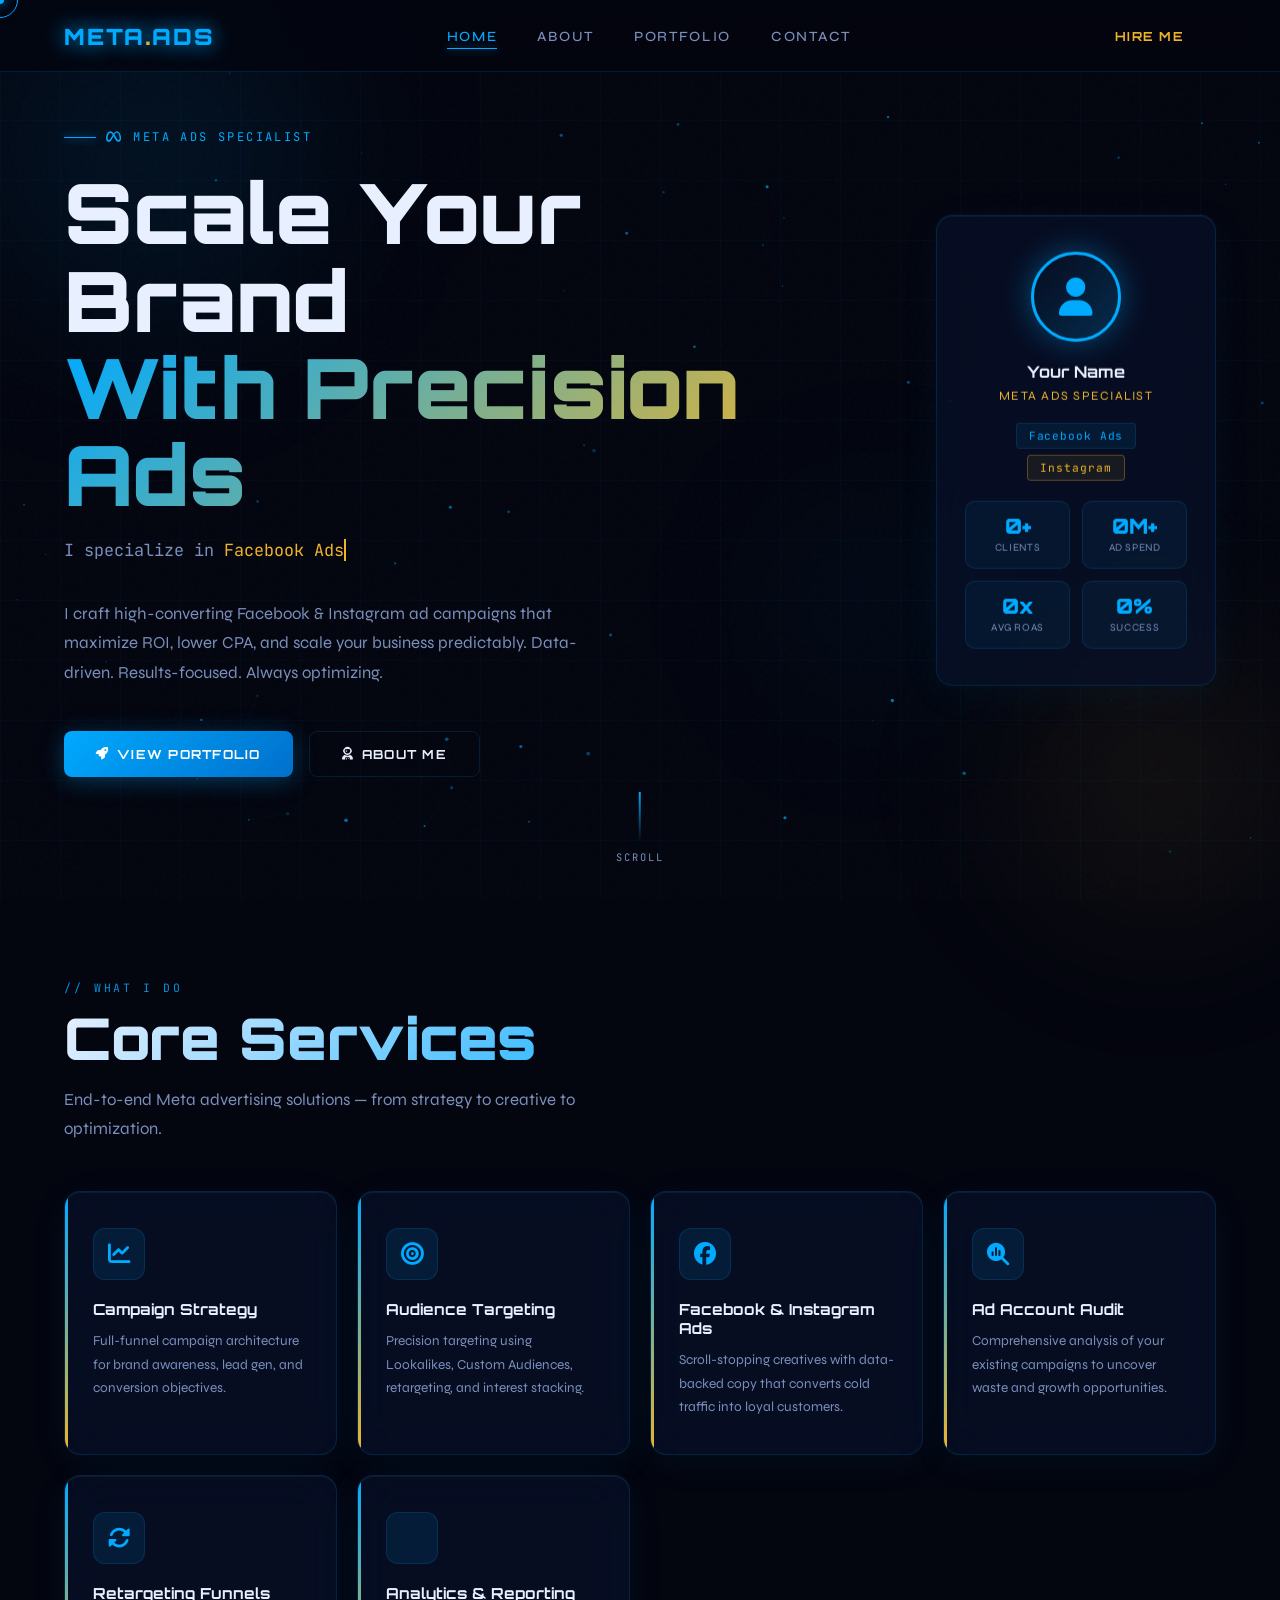
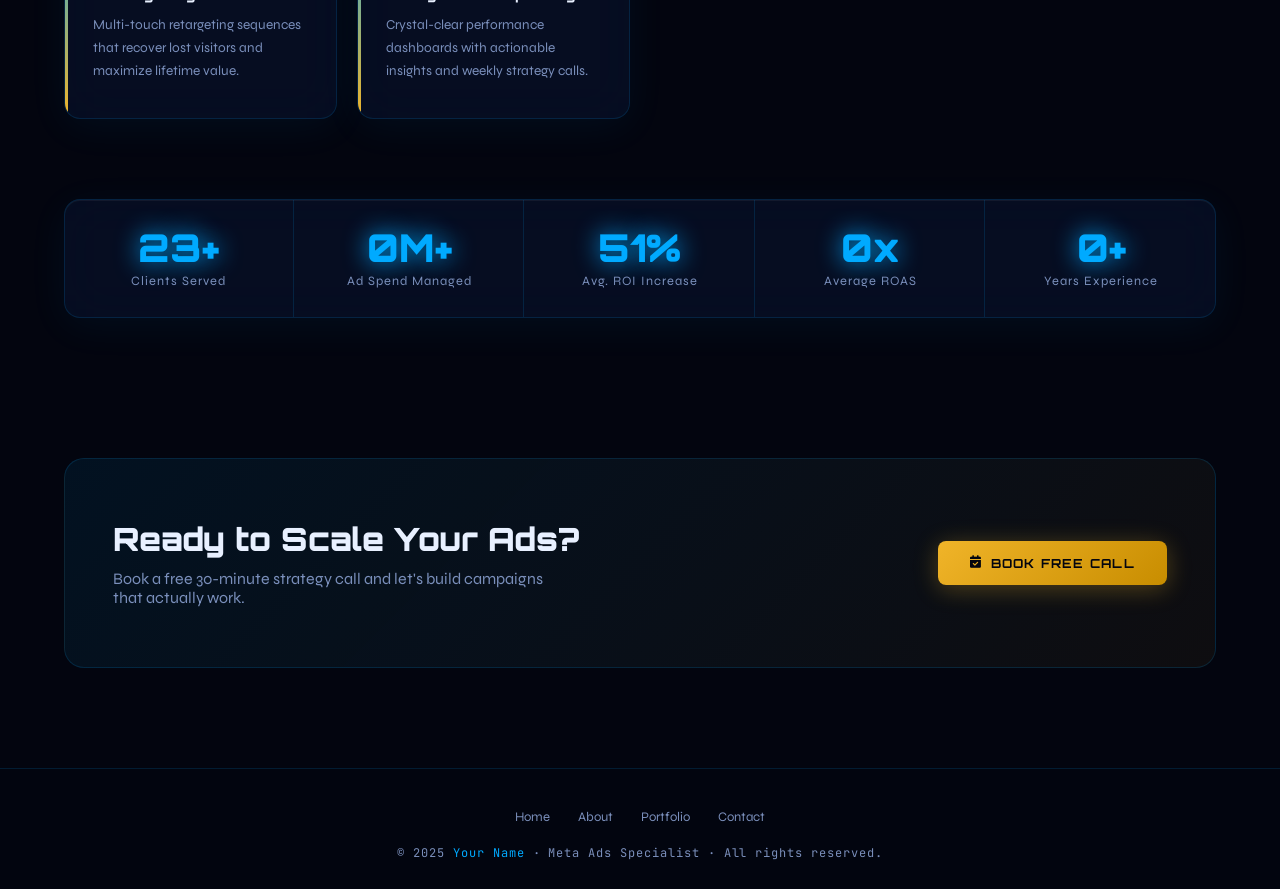
<file: index.html>
<!DOCTYPE html>
<html lang="en">
<head>
  <meta charset="UTF-8" />
  <meta name="viewport" content="width=device-width, initial-scale=1.0" />
  <title>Meta Ads Specialist | Home</title>
  <meta name="description" content="Expert Meta Ads Specialist — driving ROI through precision Facebook & Instagram advertising campaigns." />

  <!-- Fonts -->
  <link rel="preconnect" href="https://fonts.googleapis.com" />
  <link rel="preconnect" href="https://fonts.gstatic.com" crossorigin />
  <link href="https://fonts.googleapis.com/css2?family=Orbitron:wght@400;600;700;900&family=Syne:wght@300;400;500;600&family=JetBrains+Mono:wght@300;400&display=swap" rel="stylesheet" />

  <!-- Icons -->
  <link rel="stylesheet" href="https://cdnjs.cloudflare.com/ajax/libs/font-awesome/6.5.0/css/all.min.css" />

  <!-- Shared CSS -->
  <link rel="stylesheet" href="style.css" />

  <style>
    /* ── Hero Section ───────────────────────────── */
    .hero {
      position: relative;
      min-height: 100vh;
      display: flex;
      align-items: center;
      overflow: hidden;
      padding: 0 5%;
    }

    canvas#particles {
      position: absolute; inset: 0;
      z-index: 0;
      pointer-events: none;
    }

    .hero-content {
      position: relative; z-index: 2;
      max-width: 720px;
    }

    .hero-eyebrow {
      display: inline-flex; align-items: center; gap: 10px;
      font-family: 'JetBrains Mono', monospace;
      font-size: 0.75rem;
      letter-spacing: 0.2em;
      text-transform: uppercase;
      color: var(--blue-vivid);
      margin-bottom: 24px;
      opacity: 0;
      animation: slideDown 0.7s ease 0.3s forwards;
    }
    .hero-eyebrow::before {
      content: '';
      display: block; width: 32px; height: 1.5px;
      background: var(--blue-vivid);
      box-shadow: 0 0 8px var(--blue-vivid);
    }

    .hero-title {
      font-family: 'Orbitron', monospace;
      font-size: clamp(2.6rem, 7vw, 5.2rem);
      font-weight: 900;
      line-height: 1.05;
      margin-bottom: 20px;
      opacity: 0;
      animation: slideDown 0.8s ease 0.5s forwards;
    }
    .hero-title .line-1 { display: block; color: var(--text-primary); }
    .hero-title .line-2 {
      display: block;
      background: linear-gradient(135deg, var(--blue-vivid) 0%, var(--gold) 100%);
      -webkit-background-clip: text;
      -webkit-text-fill-color: transparent;
      background-clip: text;
    }

    .hero-typing-wrap {
      font-family: 'JetBrains Mono', monospace;
      font-size: 1.05rem;
      color: var(--text-muted);
      margin-bottom: 32px;
      opacity: 0;
      animation: slideDown 0.8s ease 0.7s forwards;
      height: 28px;
    }
    #typing-text {
      color: var(--gold);
      border-right: 2px solid var(--gold);
      animation: blink 0.75s step-end infinite;
    }
    @keyframes blink { 50% { border-color: transparent; } }

    .hero-desc {
      font-size: 1.05rem;
      color: var(--text-muted);
      line-height: 1.75;
      max-width: 540px;
      margin-bottom: 44px;
      opacity: 0;
      animation: slideDown 0.8s ease 0.9s forwards;
    }

    .hero-actions {
      display: flex; gap: 16px; flex-wrap: wrap;
      opacity: 0;
      animation: slideDown 0.8s ease 1.1s forwards;
    }

    /* Floating profile card */
    .hero-card-wrap {
      position: absolute;
      right: 5%; top: 50%;
      transform: translateY(-50%);
      z-index: 2;
      opacity: 0;
      animation: floatIn 1s ease 1.3s forwards;
    }
    @keyframes floatIn {
      from { opacity: 0; transform: translateY(-50%) translateX(60px); }
      to   { opacity: 1; transform: translateY(-50%) translateX(0); }
    }

    .profile-card {
      width: 280px;
      padding: 36px 28px;
      text-align: center;
      animation: float 4s ease-in-out infinite;
    }
    @keyframes float {
      0%, 100% { transform: translateY(0); }
      50%       { transform: translateY(-12px); }
    }

    .profile-avatar {
      width: 90px; height: 90px;
      border-radius: 50%;
      margin: 0 auto 20px;
      border: 3px solid var(--blue-vivid);
      box-shadow: 0 0 30px rgba(0,170,255,0.4);
      background: linear-gradient(135deg, var(--bg-secondary), rgba(0,170,255,0.2));
      display: flex; align-items: center; justify-content: center;
      font-size: 2.4rem;
      color: var(--blue-vivid);
      overflow: hidden;
    }
    .profile-avatar img { width: 100%; height: 100%; object-fit: cover; }

    .profile-name {
      font-family: 'Orbitron', monospace;
      font-size: 1rem;
      font-weight: 700;
      margin-bottom: 6px;
    }
    .profile-role {
      font-size: 0.78rem;
      color: var(--gold);
      letter-spacing: 0.1em;
      text-transform: uppercase;
      margin-bottom: 20px;
    }

    .profile-stats {
      display: grid;
      grid-template-columns: 1fr 1fr;
      gap: 12px;
      margin-top: 20px;
    }
    .ps-item {
      background: rgba(0,170,255,0.06);
      border: 1px solid var(--border-glass);
      border-radius: 10px;
      padding: 14px 10px;
    }
    .ps-num {
      font-family: 'Orbitron', monospace;
      font-size: 1.3rem;
      font-weight: 900;
      color: var(--blue-vivid);
      line-height: 1;
    }
    .ps-label {
      font-size: 0.65rem;
      color: var(--text-muted);
      margin-top: 4px;
      text-transform: uppercase;
      letter-spacing: 0.06em;
    }

    /* Scroll Indicator */
    .scroll-hint {
      position: absolute;
      bottom: 36px; left: 50%;
      transform: translateX(-50%);
      z-index: 2;
      display: flex; flex-direction: column; align-items: center; gap: 8px;
      font-family: 'JetBrains Mono', monospace;
      font-size: 0.65rem;
      letter-spacing: 0.2em;
      color: var(--text-muted);
      animation: fadeIn 1s ease 2s both;
    }
    .scroll-line {
      width: 1.5px; height: 50px;
      background: linear-gradient(to bottom, var(--blue-vivid), transparent);
      animation: scrollLine 1.5s ease-in-out infinite;
    }
    @keyframes scrollLine {
      0%   { transform: scaleY(0); transform-origin: top; }
      50%  { transform: scaleY(1); transform-origin: top; }
      51%  { transform: scaleY(1); transform-origin: bottom; }
      100% { transform: scaleY(0); transform-origin: bottom; }
    }

    /* ── Services Teaser ──────────────────────────── */
    .services-teaser {
      position: relative; z-index: 2;
      padding: 80px 5%;
      max-width: 1280px;
      margin: 0 auto;
    }

    .services-grid {
      display: grid;
      grid-template-columns: repeat(auto-fit, minmax(260px, 1fr));
      gap: 20px;
      margin-top: 48px;
    }

    .service-card {
      padding: 36px 28px;
      position: relative;
      overflow: hidden;
    }
    .service-card::before {
      content: '';
      position: absolute; top: 0; left: 0;
      width: 3px; height: 100%;
      background: linear-gradient(to bottom, var(--blue-vivid), var(--gold));
      border-radius: 2px 0 0 2px;
    }

    .service-icon {
      width: 52px; height: 52px;
      border-radius: 12px;
      background: rgba(0,170,255,0.1);
      border: 1px solid var(--border-glass);
      display: flex; align-items: center; justify-content: center;
      font-size: 1.4rem;
      color: var(--blue-vivid);
      margin-bottom: 20px;
      transition: all var(--transition);
    }
    .service-card:hover .service-icon {
      background: var(--blue-vivid);
      color: var(--bg-primary);
      box-shadow: 0 0 24px rgba(0,170,255,0.4);
    }

    .service-title {
      font-family: 'Orbitron', monospace;
      font-size: 0.95rem;
      font-weight: 700;
      margin-bottom: 10px;
    }
    .service-desc {
      font-size: 0.85rem;
      color: var(--text-muted);
      line-height: 1.7;
    }

    /* ── CTA Banner ───────────────────────────────── */
    .cta-banner {
      position: relative; z-index: 2;
      padding: 60px 5% 100px;
    }
    .cta-inner {
      max-width: 1280px;
      margin: 0 auto;
      padding: 60px 48px;
      border-radius: 20px;
      background: linear-gradient(135deg, rgba(0,170,255,0.08), rgba(240,180,41,0.05));
      border: 1px solid var(--border-glass);
      display: flex;
      align-items: center;
      justify-content: space-between;
      gap: 32px;
      flex-wrap: wrap;
    }
    .cta-text h2 {
      font-family: 'Orbitron', monospace;
      font-size: clamp(1.4rem, 3vw, 2rem);
      font-weight: 900;
      margin-bottom: 10px;
    }
    .cta-text p {
      color: var(--text-muted);
      max-width: 460px;
    }

    /* Animations */
    @keyframes slideDown {
      from { opacity: 0; transform: translateY(20px); }
      to   { opacity: 1; transform: translateY(0); }
    }
    @keyframes fadeIn {
      from { opacity: 0; }
      to   { opacity: 1; }
    }

    @media (max-width: 900px) {
      .hero-card-wrap { display: none; }
      .hero { justify-content: center; text-align: center; }
      .hero-content { max-width: 100%; }
      .hero-eyebrow { justify-content: center; }
      .hero-actions { justify-content: center; }
      .cta-inner { flex-direction: column; text-align: center; }
    }
  </style>
</head>
<body>

  <!-- Page Loader -->
  <div id="page-loader" class="page-loader">
    <div class="loader-inner">LOADING<span id="load-dots">...</span></div>
  </div>

  <!-- Scroll Progress -->
  <div id="scroll-progress"></div>

  <!-- Custom Cursor -->
  <div id="cursor-dot"></div>
  <div id="cursor-ring"></div>

  <!-- Background -->
  <div class="grid-bg"></div>
  <div class="orb orb-1"></div>
  <div class="orb orb-2"></div>
  <div class="orb orb-3"></div>

  <!-- Navigation -->
  <nav class="main-nav">
    <a href="index.html" class="nav-logo">META<span>.</span>ADS</a>

    <ul class="nav-links">
      <li><a href="index.html">Home</a></li>
      <li><a href="about.html">About</a></li>
      <li><a href="portfolio.html">Portfolio</a></li>
      <li><a href="contact.html">Contact</a></li>
    </ul>

    <a href="contact.html" class="btn nav-cta">Hire Me</a>
    <button class="hamburger" aria-label="Menu">
      <span></span><span></span><span></span>
    </button>
  </nav>

  <!-- ── Hero ───────────────────────────────────── -->
  <section class="hero">
    <canvas id="particles"></canvas>

    <div class="hero-content">
      <div class="hero-eyebrow">
        <i class="fa-brands fa-meta"></i>
        Meta Ads Specialist
      </div>

      <h1 class="hero-title">
        <span class="line-1">Scale Your Brand</span>
        <span class="line-2">With Precision Ads</span>
      </h1>

      <div class="hero-typing-wrap">
        I specialize in&nbsp;<span id="typing-text"></span>
      </div>

      <p class="hero-desc">
        I craft high-converting Facebook & Instagram ad campaigns that
        maximize ROI, lower CPA, and scale your business predictably.
        Data-driven. Results-focused. Always optimizing.
      </p>

      <div class="hero-actions">
        <a href="portfolio.html" class="btn btn-primary">
          <i class="fas fa-rocket"></i> View Portfolio
        </a>
        <a href="about.html" class="btn btn-outline">
          <i class="fas fa-user-astronaut"></i> About Me
        </a>
      </div>
    </div>

    <!-- Floating Profile Card -->
    <div class="hero-card-wrap">
      <div class="glass-card profile-card tilt-card">
        <div class="profile-avatar">
          <!-- Replace src with your photo -->
          <i class="fas fa-user"></i>
        </div>
        <div class="profile-name">Your Name</div>
        <div class="profile-role">Meta Ads Specialist</div>
        <div class="flex-center gap-1" style="flex-wrap:wrap;gap:6px;">
          <span class="badge">Facebook Ads</span>
          <span class="badge badge-gold">Instagram</span>
        </div>
        <div class="profile-stats">
          <div class="ps-item">
            <div class="ps-num" data-target="150" data-suffix="+">0+</div>
            <div class="ps-label">Clients</div>
          </div>
          <div class="ps-item">
            <div class="ps-num" data-target="5" data-suffix="M+">0M+</div>
            <div class="ps-label">Ad Spend</div>
          </div>
          <div class="ps-item">
            <div class="ps-num" data-target="4" data-suffix="x">0x</div>
            <div class="ps-label">Avg ROAS</div>
          </div>
          <div class="ps-item">
            <div class="ps-num" data-target="98" data-suffix="%">0%</div>
            <div class="ps-label">Success</div>
          </div>
        </div>
      </div>
    </div>

    <div class="scroll-hint">
      <div class="scroll-line"></div>
      <span>SCROLL</span>
    </div>
  </section>

  <!-- ── Services Teaser ────────────────────────── -->
  <section class="services-teaser">
    <div class="reveal">
      <div class="section-tag">// What I Do</div>
      <h2 class="section-title">Core Services</h2>
      <p class="section-sub">
        End-to-end Meta advertising solutions — from strategy to creative to optimization.
      </p>
    </div>

    <div class="services-grid">
      <div class="glass-card service-card tilt-card reveal d1">
        <div class="service-icon"><i class="fas fa-chart-line"></i></div>
        <div class="service-title">Campaign Strategy</div>
        <p class="service-desc">Full-funnel campaign architecture for brand awareness, lead gen, and conversion objectives.</p>
      </div>
      <div class="glass-card service-card tilt-card reveal d2">
        <div class="service-icon"><i class="fas fa-bullseye"></i></div>
        <div class="service-title">Audience Targeting</div>
        <p class="service-desc">Precision targeting using Lookalikes, Custom Audiences, retargeting, and interest stacking.</p>
      </div>
      <div class="glass-card service-card tilt-card reveal d3">
        <div class="service-icon"><i class="fa-brands fa-facebook"></i></div>
        <div class="service-title">Facebook & Instagram Ads</div>
        <p class="service-desc">Scroll-stopping creatives with data-backed copy that converts cold traffic into loyal customers.</p>
      </div>
      <div class="glass-card service-card tilt-card reveal d4">
        <div class="service-icon"><i class="fas fa-magnifying-glass-chart"></i></div>
        <div class="service-title">Ad Account Audit</div>
        <p class="service-desc">Comprehensive analysis of your existing campaigns to uncover waste and growth opportunities.</p>
      </div>
      <div class="glass-card service-card tilt-card reveal d5">
        <div class="service-icon"><i class="fas fa-rotate"></i></div>
        <div class="service-title">Retargeting Funnels</div>
        <p class="service-desc">Multi-touch retargeting sequences that recover lost visitors and maximize lifetime value.</p>
      </div>
      <div class="glass-card service-card tilt-card reveal d1">
        <div class="service-icon"><i class="fas fa-file-chart-column"></i></div>
        <div class="service-title">Analytics & Reporting</div>
        <p class="service-desc">Crystal-clear performance dashboards with actionable insights and weekly strategy calls.</p>
      </div>
    </div>
  </section>

  <!-- ── Stats Strip ─────────────────────────────── -->
  <div style="position:relative;z-index:2;padding:0 5%;max-width:1280px;margin:0 auto 80px;">
    <div class="glass-card reveal">
      <div class="stats-strip">
        <div class="stat-item">
          <div class="stat-num" data-target="150" data-suffix="+">0+</div>
          <div class="stat-label">Clients Served</div>
        </div>
        <div class="stat-item">
          <div class="stat-num" data-target="5" data-suffix="M+">0M+</div>
          <div class="stat-label">Ad Spend Managed</div>
        </div>
        <div class="stat-item">
          <div class="stat-num" data-target="320" data-suffix="%">0%</div>
          <div class="stat-label">Avg. ROI Increase</div>
        </div>
        <div class="stat-item">
          <div class="stat-num" data-target="4" data-suffix="x">0x</div>
          <div class="stat-label">Average ROAS</div>
        </div>
        <div class="stat-item">
          <div class="stat-num" data-target="6" data-suffix="+">0+</div>
          <div class="stat-label">Years Experience</div>
        </div>
      </div>
    </div>
  </div>

  <!-- ── CTA Banner ─────────────────────────────── -->
  <div class="cta-banner">
    <div class="cta-inner reveal">
      <div class="cta-text">
        <h2>Ready to Scale Your Ads?</h2>
        <p>Book a free 30-minute strategy call and let's build campaigns that actually work.</p>
      </div>
      <a href="contact.html" class="btn btn-gold">
        <i class="fas fa-calendar-check"></i> Book Free Call
      </a>
    </div>
  </div>

  <!-- Footer -->
  <footer>
    <div class="footer-links">
      <a href="index.html">Home</a>
      <a href="about.html">About</a>
      <a href="portfolio.html">Portfolio</a>
      <a href="contact.html">Contact</a>
    </div>
    <p>© 2025 <span>Your Name</span> · Meta Ads Specialist · All rights reserved.</p>
  </footer>

  <!-- Shared JS -->
  <script src="script.js"></script>
  <script>
    // Init Particles
    Portfolio.initParticles('particles');

    // Typing effect
    Portfolio.initTyping('#typing-text', [
      'Facebook Ads',
      'Instagram Ads',
      'Retargeting Funnels',
      'Lead Generation',
      'ROAS Optimization',
      'Ad Creative Strategy'
    ]);

    // Animate loader dots
    const dots = document.getElementById('load-dots');
    if (dots) {
      let d = 0;
      setInterval(() => { dots.textContent = '.'.repeat((d++ % 3) + 1); }, 300);
    }
  </script>
</body>
</html>
</file>
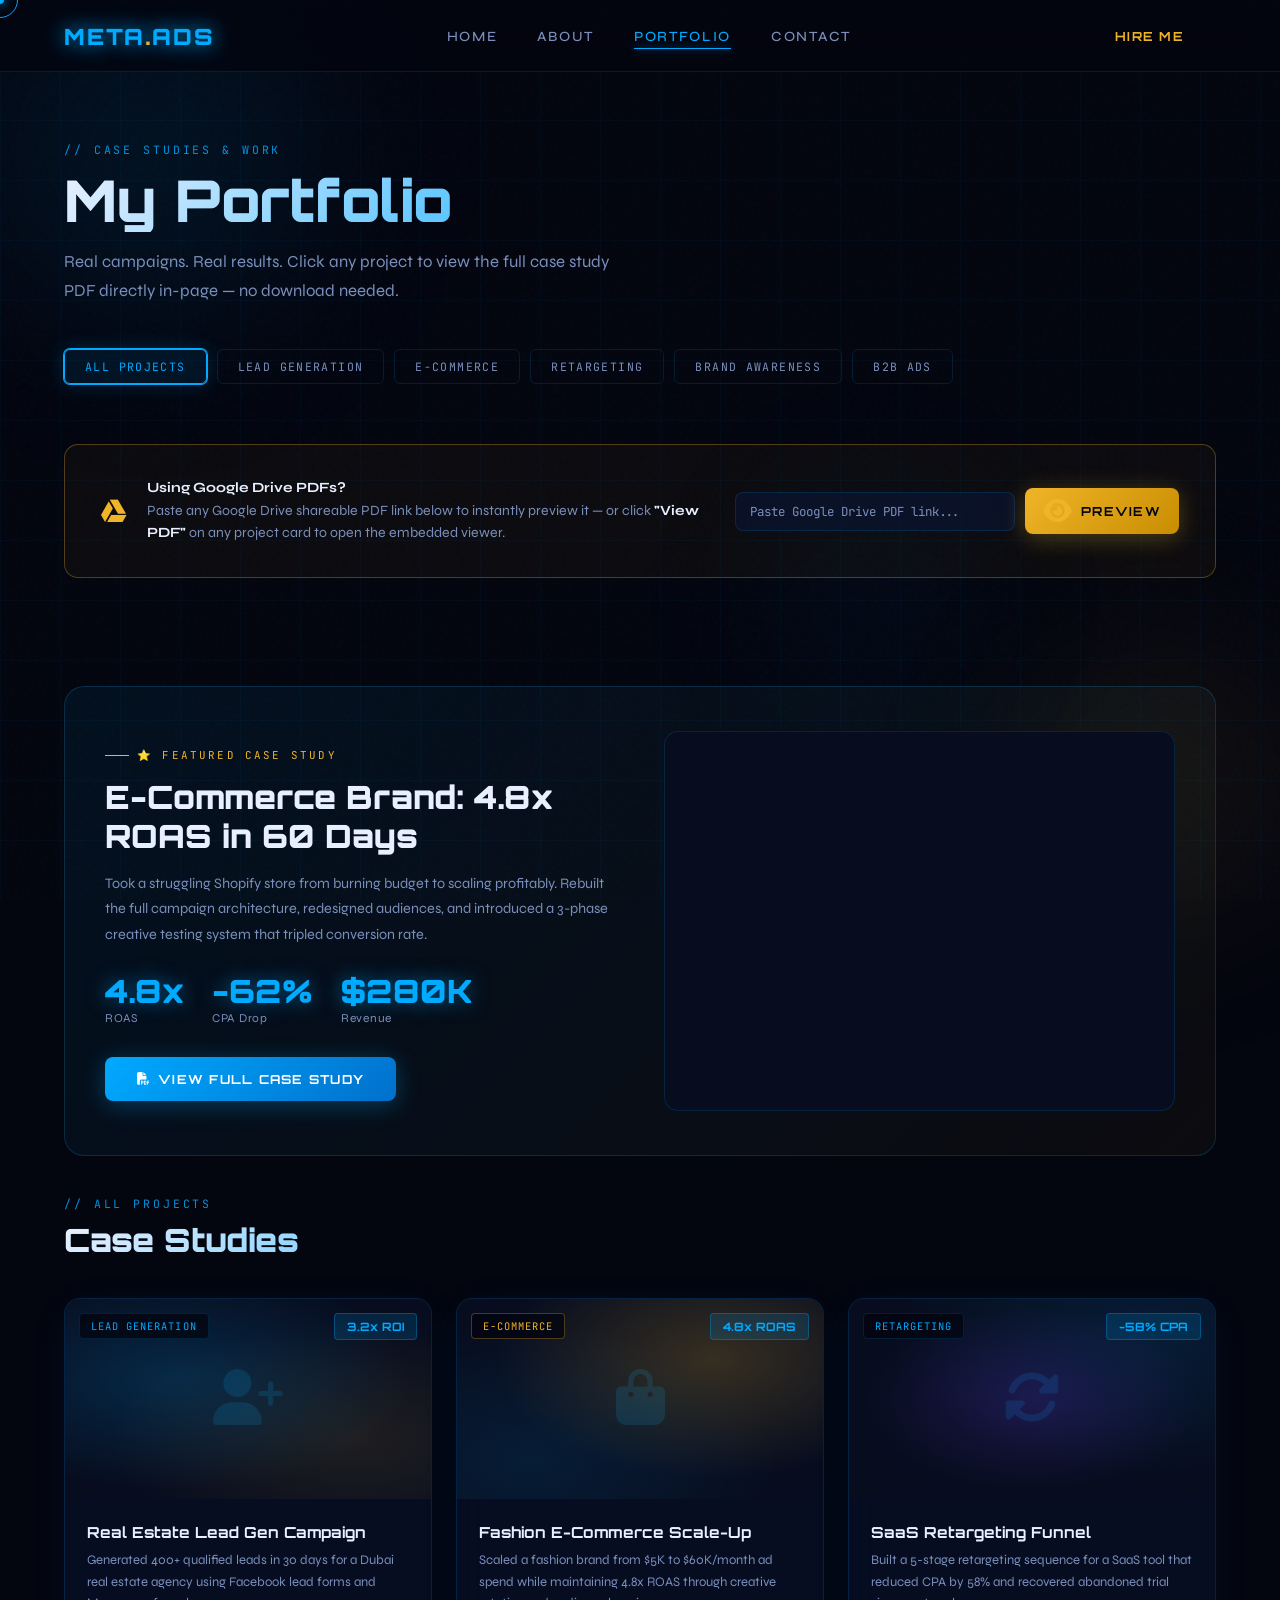
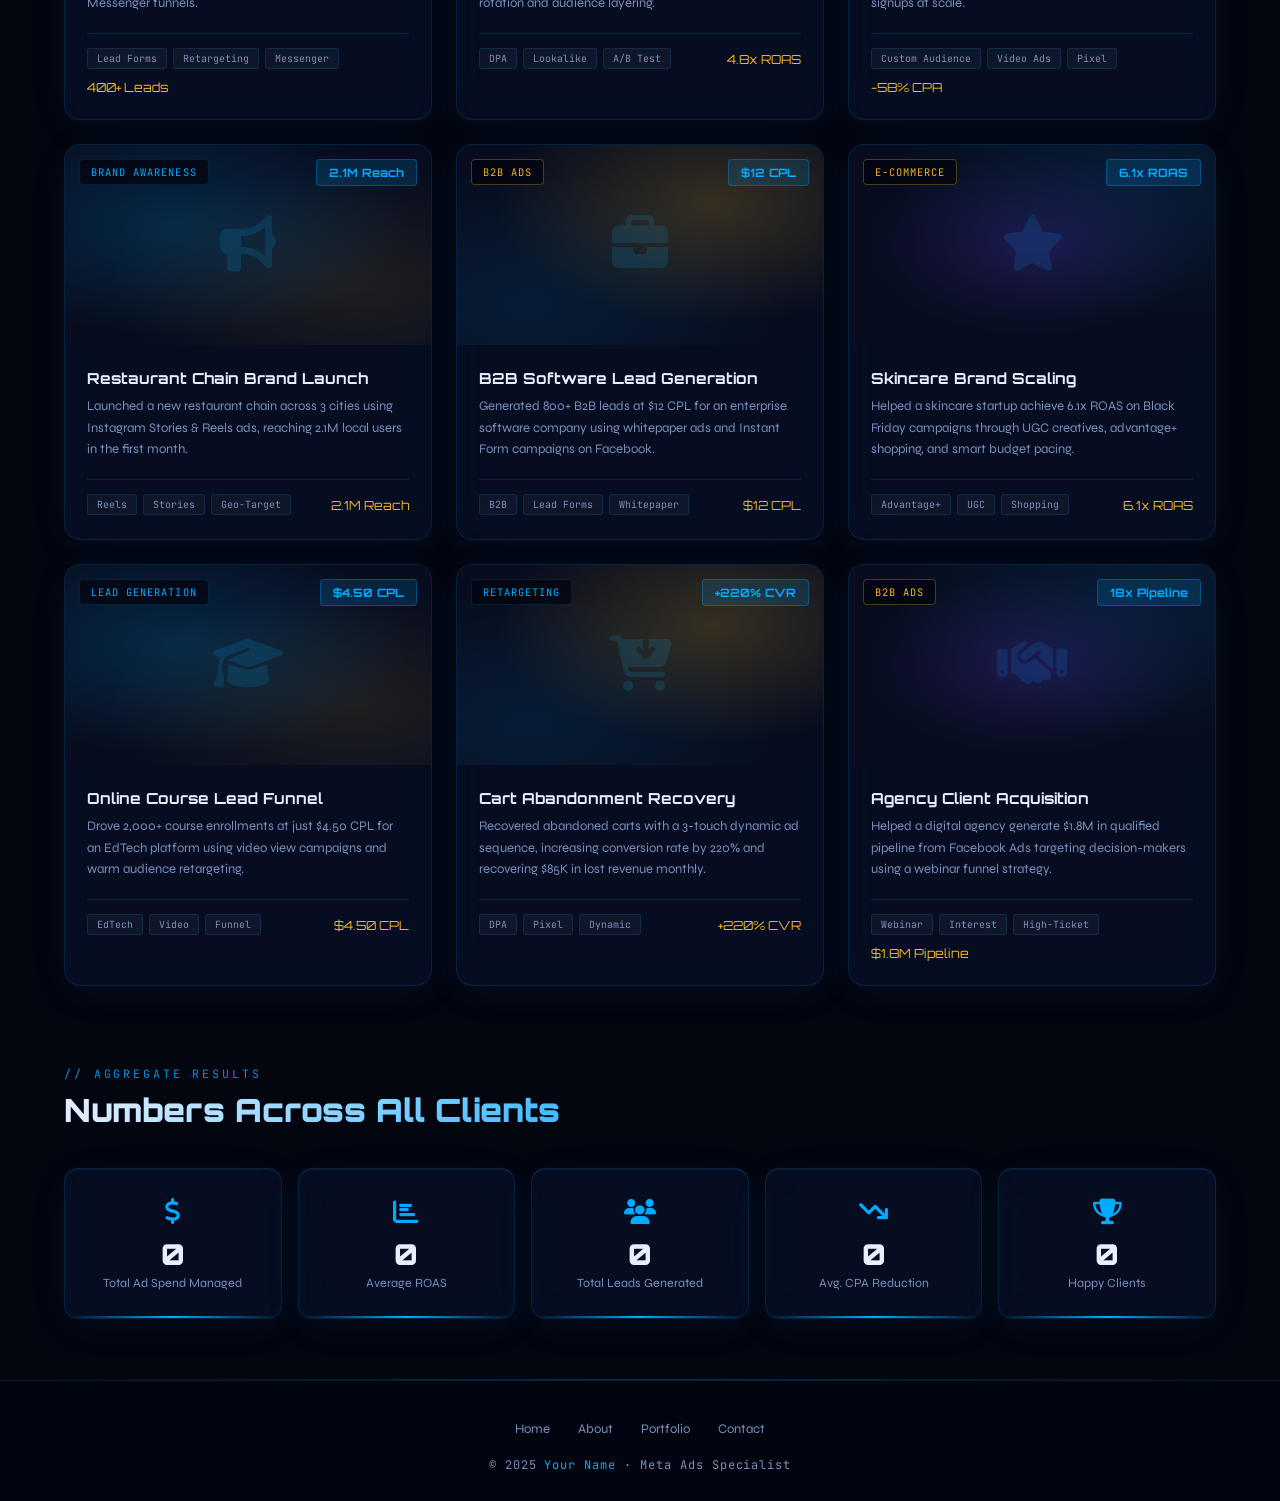
<file: portfolio.html>
<!DOCTYPE html>
<html lang="en">
<head>
  <meta charset="UTF-8" />
  <meta name="viewport" content="width=device-width, initial-scale=1.0" />
  <title>Portfolio | Meta Ads Specialist</title>
  <meta name="description" content="Real Meta Ads case studies — see the campaigns, results, and strategy behind the numbers." />

  <link rel="preconnect" href="https://fonts.googleapis.com" />
  <link rel="preconnect" href="https://fonts.gstatic.com" crossorigin />
  <link href="https://fonts.googleapis.com/css2?family=Orbitron:wght@400;600;700;900&family=Syne:wght@300;400;500;600&family=JetBrains+Mono:wght@300;400&display=swap" rel="stylesheet" />
  <link rel="stylesheet" href="https://cdnjs.cloudflare.com/ajax/libs/font-awesome/6.5.0/css/all.min.css" />
  <link rel="stylesheet" href="style.css" />

  <style>
    /* ─── Page Hero ──────────────────────────────────── */
    .page-hero {
      position: relative;
      padding: calc(var(--nav-h) + 70px) 5% 60px;
      max-width: 1280px;
      margin: 0 auto;
      z-index: 2;
    }

    /* ─── Filter Tabs ────────────────────────────────── */
    .filter-bar {
      display: flex;
      flex-wrap: wrap;
      gap: 10px;
      margin-top: 44px;
    }
    .filter-btn {
      font-family: 'JetBrains Mono', monospace;
      font-size: 0.72rem;
      letter-spacing: 0.12em;
      text-transform: uppercase;
      padding: 9px 20px;
      border-radius: 6px;
      border: 1px solid var(--border-glass);
      background: transparent;
      color: var(--text-muted);
      cursor: pointer;
      transition: all var(--transition);
    }
    .filter-btn:hover,
    .filter-btn.active {
      border-color: var(--blue-vivid);
      color: var(--blue-vivid);
      background: rgba(0,170,255,0.08);
      box-shadow: 0 0 16px rgba(0,170,255,0.15);
    }
    .filter-btn.active {
      box-shadow: 0 0 0 1px var(--blue-vivid), 0 0 20px rgba(0,170,255,0.2);
    }

    /* ─── Portfolio Grid ─────────────────────────────── */
    .portfolio-section {
      position: relative; z-index: 2;
      padding: 0 5% 80px;
      max-width: 1280px;
      margin: 0 auto;
    }

    .portfolio-grid {
      display: grid;
      grid-template-columns: repeat(auto-fill, minmax(340px, 1fr));
      gap: 24px;
      margin-top: 40px;
    }

    .port-card {
      position: relative;
      overflow: hidden;
      border-radius: var(--radius);
      cursor: pointer;
      transition: transform var(--transition), box-shadow var(--transition), opacity 0.4s ease;
    }
    .port-card.hidden-card {
      display: none;
    }

    /* Thumbnail area */
    .port-thumb {
      position: relative;
      height: 200px;
      background: var(--bg-secondary);
      overflow: hidden;
      display: flex;
      align-items: center;
      justify-content: center;
    }
    .port-thumb-icon {
      font-size: 3.5rem;
      color: rgba(0,170,255,0.15);
      transition: transform var(--transition), color var(--transition);
    }
    .port-card:hover .port-thumb-icon {
      color: rgba(0,170,255,0.35);
      transform: scale(1.15);
    }

    /* Gradient mesh background per card */
    .port-thumb::before {
      content: '';
      position: absolute; inset: 0;
      transition: opacity var(--transition);
    }
    .mesh-blue::before {
      background: radial-gradient(ellipse at 30% 40%, rgba(0,170,255,0.18), transparent 65%),
                  radial-gradient(ellipse at 80% 70%, rgba(240,180,41,0.1), transparent 60%);
    }
    .mesh-gold::before {
      background: radial-gradient(ellipse at 70% 30%, rgba(240,180,41,0.2), transparent 60%),
                  radial-gradient(ellipse at 20% 80%, rgba(0,170,255,0.1), transparent 60%);
    }
    .mesh-purple::before {
      background: radial-gradient(ellipse at 50% 50%, rgba(120,60,255,0.18), transparent 65%),
                  radial-gradient(ellipse at 80% 20%, rgba(0,170,255,0.1), transparent 60%);
    }

    /* Hover overlay */
    .port-overlay {
      position: absolute; inset: 0;
      background: rgba(0,170,255,0.08);
      opacity: 0;
      transition: opacity var(--transition);
      display: flex;
      align-items: center;
      justify-content: center;
      gap: 12px;
    }
    .port-card:hover .port-overlay { opacity: 1; }

    .overlay-btn {
      font-family: 'Orbitron', monospace;
      font-size: 0.68rem;
      font-weight: 700;
      letter-spacing: 0.1em;
      text-transform: uppercase;
      padding: 10px 18px;
      border-radius: 6px;
      border: 1.5px solid var(--blue-vivid);
      color: var(--blue-vivid);
      background: rgba(3,5,15,0.8);
      cursor: pointer;
      transition: all 0.25s;
      display: flex; align-items: center; gap: 7px;
    }
    .overlay-btn:hover {
      background: var(--blue-vivid);
      color: var(--bg-primary);
    }
    .overlay-btn.gold {
      border-color: var(--gold);
      color: var(--gold);
    }
    .overlay-btn.gold:hover {
      background: var(--gold);
      color: var(--bg-primary);
    }

    /* Category pill */
    .port-cat {
      position: absolute;
      top: 14px; left: 14px;
      font-family: 'JetBrains Mono', monospace;
      font-size: 0.65rem;
      letter-spacing: 0.1em;
      text-transform: uppercase;
      padding: 5px 11px;
      border-radius: 4px;
      border: 1px solid var(--border-glass);
      background: rgba(3,5,15,0.75);
      backdrop-filter: blur(8px);
      color: var(--blue-vivid);
      z-index: 2;
    }
    .port-cat.gold { color: var(--gold); border-color: var(--border-gold); }

    /* Result badge */
    .port-result {
      position: absolute;
      top: 14px; right: 14px;
      font-family: 'Orbitron', monospace;
      font-size: 0.72rem;
      font-weight: 700;
      padding: 5px 12px;
      border-radius: 4px;
      background: rgba(0,170,255,0.15);
      border: 1px solid rgba(0,170,255,0.3);
      color: var(--blue-vivid);
      z-index: 2;
    }

    /* Card body */
    .port-body { padding: 24px 22px; }
    .port-title {
      font-family: 'Orbitron', monospace;
      font-size: 0.95rem;
      font-weight: 700;
      margin-bottom: 8px;
      transition: color var(--transition);
    }
    .port-card:hover .port-title { color: var(--blue-vivid); }
    .port-desc {
      font-size: 0.82rem;
      color: var(--text-muted);
      line-height: 1.65;
      margin-bottom: 18px;
    }
    .port-meta {
      display: flex;
      justify-content: space-between;
      align-items: center;
      flex-wrap: wrap;
      gap: 10px;
      padding-top: 14px;
      border-top: 1px solid var(--border-glass);
    }
    .port-tags {
      display: flex; gap: 6px; flex-wrap: wrap;
    }
    .port-tag {
      font-family: 'JetBrains Mono', monospace;
      font-size: 0.62rem;
      padding: 3px 9px;
      border-radius: 3px;
      background: rgba(255,255,255,0.04);
      border: 1px solid var(--border-glass);
      color: var(--text-muted);
    }
    .port-kpi {
      font-family: 'Orbitron', monospace;
      font-size: 0.78rem;
      color: var(--gold);
    }

    /* ─── PDF Viewer Modal ───────────────────────────── */
    .modal-backdrop {
      position: fixed; inset: 0;
      background: rgba(0,0,0,0.85);
      backdrop-filter: blur(12px);
      z-index: 5000;
      display: flex;
      align-items: center;
      justify-content: center;
      padding: 20px;
      opacity: 0;
      visibility: hidden;
      transition: opacity 0.35s ease, visibility 0.35s ease;
    }
    .modal-backdrop.open {
      opacity: 1;
      visibility: visible;
    }

    .modal-box {
      width: 100%;
      max-width: 960px;
      height: 90vh;
      background: var(--bg-secondary);
      border: 1px solid var(--border-glass);
      border-radius: 20px;
      overflow: hidden;
      display: flex;
      flex-direction: column;
      transform: scale(0.92) translateY(20px);
      transition: transform 0.4s cubic-bezier(0.4,0,0.2,1);
      box-shadow: 0 40px 100px rgba(0,0,0,0.5), 0 0 60px rgba(0,170,255,0.08);
    }
    .modal-backdrop.open .modal-box {
      transform: scale(1) translateY(0);
    }

    .modal-header {
      display: flex;
      align-items: center;
      justify-content: space-between;
      padding: 18px 24px;
      border-bottom: 1px solid var(--border-glass);
      background: rgba(0,170,255,0.03);
      flex-shrink: 0;
    }
    .modal-title-wrap { display: flex; align-items: center; gap: 12px; }
    .modal-icon {
      width: 36px; height: 36px;
      border-radius: 8px;
      background: rgba(0,170,255,0.1);
      border: 1px solid var(--border-glass);
      display: flex; align-items: center; justify-content: center;
      color: var(--blue-vivid);
      font-size: 0.9rem;
      flex-shrink: 0;
    }
    .modal-title {
      font-family: 'Orbitron', monospace;
      font-size: 0.9rem;
      font-weight: 700;
    }
    .modal-sub {
      font-family: 'JetBrains Mono', monospace;
      font-size: 0.68rem;
      color: var(--text-muted);
      margin-top: 2px;
    }

    .modal-actions { display: flex; gap: 10px; align-items: center; }
    .modal-close, .modal-ext {
      width: 36px; height: 36px;
      border-radius: 8px;
      border: 1px solid var(--border-glass);
      background: transparent;
      color: var(--text-muted);
      display: flex; align-items: center; justify-content: center;
      cursor: pointer;
      font-size: 0.85rem;
      transition: all var(--transition);
    }
    .modal-close:hover { border-color: #ff5577; color: #ff5577; background: rgba(255,85,119,0.08); }
    .modal-ext:hover   { border-color: var(--blue-vivid); color: var(--blue-vivid); background: rgba(0,170,255,0.08); }

    /* iframe wrapper */
    .iframe-wrap {
      flex: 1;
      position: relative;
      background: #1a1a2e;
    }
    .iframe-wrap iframe {
      width: 100%; height: 100%;
      border: none;
      display: block;
    }
    .iframe-placeholder {
      position: absolute; inset: 0;
      display: flex;
      flex-direction: column;
      align-items: center;
      justify-content: center;
      gap: 16px;
      color: var(--text-muted);
      font-family: 'JetBrains Mono', monospace;
      font-size: 0.8rem;
      text-align: center;
      padding: 20px;
    }
    .iframe-placeholder i { font-size: 3rem; color: rgba(0,170,255,0.3); margin-bottom: 8px; }
    .iframe-placeholder a {
      color: var(--blue-vivid);
      text-decoration: underline;
      font-size: 0.85rem;
    }

    /* Loading spinner inside iframe */
    .iframe-loader {
      position: absolute; inset: 0;
      display: flex; align-items: center; justify-content: center;
      background: var(--bg-secondary);
      z-index: 1;
      transition: opacity 0.4s;
    }
    .iframe-loader.hidden { opacity: 0; pointer-events: none; }
    .spinner {
      width: 42px; height: 42px;
      border: 3px solid rgba(0,170,255,0.15);
      border-top-color: var(--blue-vivid);
      border-radius: 50%;
      animation: spin 0.9s linear infinite;
    }
    @keyframes spin { to { transform: rotate(360deg); } }

    /* ─── PDF Input Banner ───────────────────────────── */
    .pdf-input-banner {
      position: relative; z-index: 2;
      padding: 0 5% 48px;
      max-width: 1280px;
      margin: 0 auto;
    }
    .pdf-input-inner {
      padding: 32px 36px;
      border-radius: 14px;
      background: rgba(240,180,41,0.04);
      border: 1px solid var(--border-gold);
      display: flex;
      align-items: center;
      gap: 20px;
      flex-wrap: wrap;
    }
    .pdf-input-inner i { font-size: 1.6rem; color: var(--gold); flex-shrink: 0; }
    .pdf-input-inner p {
      font-size: 0.88rem;
      color: var(--text-muted);
      line-height: 1.6;
      flex: 1;
      min-width: 200px;
    }
    .pdf-input-inner p strong { color: var(--text-primary); }
    .pdf-url-form {
      display: flex; gap: 10px; align-items: center;
      flex-wrap: wrap;
    }
    .pdf-url-input {
      font-family: 'JetBrains Mono', monospace;
      font-size: 0.78rem;
      background: rgba(10,20,50,0.7);
      border: 1px solid var(--border-glass);
      border-radius: 8px;
      padding: 10px 14px;
      color: var(--text-primary);
      outline: none;
      width: 280px;
      transition: border-color var(--transition);
    }
    .pdf-url-input:focus { border-color: var(--gold); }
    .pdf-url-input::placeholder { color: var(--text-muted); }

    /* ─── Featured Case Study ────────────────────────── */
    .featured-section {
      position: relative; z-index: 2;
      padding: 60px 5% 40px;
      max-width: 1280px;
      margin: 0 auto;
    }
    .featured-card {
      padding: 44px 40px;
      border-radius: 20px;
      background: linear-gradient(135deg, rgba(0,170,255,0.07), rgba(240,180,41,0.04));
      border: 1px solid rgba(0,170,255,0.2);
      display: grid;
      grid-template-columns: 1fr 1fr;
      gap: 48px;
      align-items: center;
    }
    .featured-label {
      display: inline-flex; align-items: center; gap: 8px;
      font-family: 'JetBrains Mono', monospace;
      font-size: 0.68rem;
      letter-spacing: 0.2em;
      text-transform: uppercase;
      color: var(--gold);
      margin-bottom: 16px;
    }
    .featured-label::before {
      content: '';
      display: block; width: 24px; height: 1.5px;
      background: var(--gold);
    }
    .featured-title {
      font-family: 'Orbitron', monospace;
      font-size: clamp(1.4rem, 3vw, 2rem);
      font-weight: 900;
      line-height: 1.2;
      margin-bottom: 16px;
    }
    .featured-desc {
      color: var(--text-muted);
      font-size: 0.9rem;
      line-height: 1.75;
      margin-bottom: 28px;
    }
    .featured-kpis {
      display: flex; gap: 28px; flex-wrap: wrap;
      margin-bottom: 32px;
    }
    .fkpi { text-align: left; }
    .fkpi-num {
      font-family: 'Orbitron', monospace;
      font-size: 2rem;
      font-weight: 900;
      color: var(--blue-vivid);
      text-shadow: 0 0 20px rgba(0,170,255,0.5);
      line-height: 1;
    }
    .fkpi-label {
      font-size: 0.75rem;
      color: var(--text-muted);
      margin-top: 4px;
      letter-spacing: 0.06em;
    }

    /* Featured PDF Preview */
    .featured-preview {
      border-radius: 14px;
      overflow: hidden;
      border: 1px solid var(--border-glass);
      height: 380px;
      position: relative;
      background: var(--bg-secondary);
      cursor: pointer;
    }
    .featured-preview iframe {
      width: 100%; height: 100%;
      border: none;
      pointer-events: none;
    }
    .featured-preview-overlay {
      position: absolute; inset: 0;
      background: rgba(3,5,15,0.5);
      display: flex; align-items: center; justify-content: center;
      opacity: 0;
      transition: opacity var(--transition);
    }
    .featured-preview:hover .featured-preview-overlay { opacity: 1; }

    /* ─── Metrics Bar ────────────────────────────────── */
    .metrics-section {
      position: relative; z-index: 2;
      padding: 0 5% 60px;
      max-width: 1280px;
      margin: 0 auto;
    }
    .metrics-grid {
      display: grid;
      grid-template-columns: repeat(auto-fit, minmax(200px, 1fr));
      gap: 16px;
      margin-top: 40px;
    }
    .metric-card {
      padding: 28px 24px;
      text-align: center;
      border-radius: 14px;
      position: relative;
      overflow: hidden;
    }
    .metric-card::after {
      content: '';
      position: absolute;
      bottom: 0; left: 0; right: 0;
      height: 2px;
      background: linear-gradient(90deg, transparent, var(--blue-vivid), transparent);
    }
    .metric-icon {
      font-size: 1.6rem;
      margin-bottom: 12px;
      color: var(--blue-vivid);
    }
    .metric-val {
      font-family: 'Orbitron', monospace;
      font-size: 1.8rem;
      font-weight: 900;
      color: var(--text-primary);
      line-height: 1;
      margin-bottom: 6px;
    }
    .metric-label { font-size: 0.78rem; color: var(--text-muted); }

    @media (max-width: 900px) {
      .featured-card { grid-template-columns: 1fr; gap: 28px; }
      .featured-preview { height: 260px; }
      .portfolio-grid { grid-template-columns: 1fr; }
    }
    @media (max-width: 480px) {
      .pdf-url-input { width: 100%; }
      .featured-kpis { gap: 16px; }
      .modal-box { height: 95vh; border-radius: 14px; }
    }
  </style>
</head>
<body>

  <!-- Loader -->
  <div id="page-loader" class="page-loader">
    <div class="loader-inner">LOADING PORTFOLIO</div>
  </div>

  <!-- Scroll Progress -->
  <div id="scroll-progress"></div>

  <!-- Cursor -->
  <div id="cursor-dot"></div>
  <div id="cursor-ring"></div>

  <!-- Background -->
  <div class="grid-bg"></div>
  <div class="orb orb-1"></div>
  <div class="orb orb-2"></div>
  <div class="orb orb-3"></div>

  <!-- Nav -->
  <nav class="main-nav">
    <a href="index.html" class="nav-logo">META<span>.</span>ADS</a>
    <ul class="nav-links">
      <li><a href="index.html">Home</a></li>
      <li><a href="about.html">About</a></li>
      <li><a href="portfolio.html">Portfolio</a></li>
      <li><a href="contact.html">Contact</a></li>
    </ul>
    <a href="contact.html" class="btn nav-cta">Hire Me</a>
    <button class="hamburger" aria-label="Menu">
      <span></span><span></span><span></span>
    </button>
  </nav>

  <!-- ── Page Hero ──────────────────────────────────── -->
  <div class="page-hero">
    <div class="reveal">
      <div class="section-tag">// Case Studies & Work</div>
      <h1 class="section-title">My Portfolio</h1>
      <p class="section-sub">
        Real campaigns. Real results. Click any project to view the full
        case study PDF directly in-page — no download needed.
      </p>
    </div>

    <!-- Filter Tabs -->
    <div class="filter-bar reveal d2">
      <button class="filter-btn active" data-filter="all">All Projects</button>
      <button class="filter-btn" data-filter="lead-gen">Lead Generation</button>
      <button class="filter-btn" data-filter="ecomm">E-Commerce</button>
      <button class="filter-btn" data-filter="retargeting">Retargeting</button>
      <button class="filter-btn" data-filter="brand">Brand Awareness</button>
      <button class="filter-btn" data-filter="b2b">B2B Ads</button>
    </div>
  </div>

  <!-- ── PDF Drive Input Banner ─────────────────────── -->
  <div class="pdf-input-banner">
    <div class="pdf-input-inner reveal">
      <i class="fa-brands fa-google-drive"></i>
      <p>
        <strong>Using Google Drive PDFs?</strong><br />
        Paste any Google Drive shareable PDF link below to instantly preview it — or click
        <strong>"View PDF"</strong> on any project card to open the embedded viewer.
      </p>
      <div class="pdf-url-form">
        <input
          type="text"
          class="pdf-url-input"
          id="drive-url-input"
          placeholder="Paste Google Drive PDF link..."
        />
        <button class="btn btn-gold" id="drive-preview-btn" style="padding:10px 18px;">
          <i class="fas fa-eye"></i> Preview
        </button>
      </div>
    </div>
  </div>

  <!-- ── Featured Case Study ────────────────────────── -->
  <div class="featured-section">
    <div class="featured-card reveal">
      <div class="featured-left">
        <div class="featured-label">⭐ Featured Case Study</div>
        <h2 class="featured-title">E-Commerce Brand: 4.8x ROAS in 60 Days</h2>
        <p class="featured-desc">
          Took a struggling Shopify store from burning budget to scaling profitably.
          Rebuilt the full campaign architecture, redesigned audiences, and introduced
          a 3-phase creative testing system that tripled conversion rate.
        </p>
        <div class="featured-kpis">
          <div class="fkpi">
            <div class="fkpi-num">4.8x</div>
            <div class="fkpi-label">ROAS</div>
          </div>
          <div class="fkpi">
            <div class="fkpi-num">-62%</div>
            <div class="fkpi-label">CPA Drop</div>
          </div>
          <div class="fkpi">
            <div class="fkpi-num">$280K</div>
            <div class="fkpi-label">Revenue</div>
          </div>
        </div>
        <button
          class="btn btn-primary"
          onclick="openModal('ecomm-hero', 'E-Commerce ROAS Case Study', 'YOUR_GOOGLE_DRIVE_EMBED_URL_HERE')"
        >
          <i class="fas fa-file-pdf"></i> View Full Case Study
        </button>
      </div>

      <!-- Featured Preview (replace src with your Google Drive embed) -->
      <div
  class="featured-preview"
  onclick="openModal('ecomm-hero', 'E-Commerce ROAS Case Study', 'https://drive.google.com/file/d/16qHnGuwQBhxRMsSBm2pIrGLhVD9GbYsg/preview')"
  data-hover
>
  <iframe
    src="about:blank"
    data-src="https://drive.google.com/file/d/16qHnGuwQBhxRMsSBm2pIrGLhVD9GbYsg/preview"
    title="Featured Case Study Preview"
    loading="lazy"
  ></iframe>
</div>
        <div class="featured-preview-overlay">
          <button class="btn btn-primary">
            <i class="fas fa-expand"></i> Open Full View
          </button>
        </div>
      </div>
    </div>
  </div>

  <!-- ── Portfolio Grid ─────────────────────────────── -->
  <div class="portfolio-section">
    <div class="reveal">
      <div class="section-tag">// All Projects</div>
      <h2 class="section-title" style="font-size:clamp(1.4rem,3vw,2rem);">Case Studies</h2>
    </div>

    <div class="portfolio-grid" id="portfolio-grid">

      <!-- ─ Card 1 ─ -->
      <div class="glass-card port-card tilt-card reveal d1" data-category="lead-gen">
        <div class="port-thumb mesh-blue">
          <div class="port-thumb-icon"><i class="fas fa-user-plus"></i></div>
          <div class="port-cat">Lead Generation</div>
          <div class="port-result">3.2x ROI</div>
          <div class="port-overlay">
            <button class="overlay-btn" onclick="openModal('lead1','Real Estate Lead Gen Campaign','https://drive.google.com/file/d/16qHnGuwQBhxRMsSBm2pIrGLhVD9GbYsg/preview')">
              <i class="fas fa-file-pdf"></i> View PDF
            </button>
          </div>
        </div>
        <div class="port-body">
          <div class="port-title">Real Estate Lead Gen Campaign</div>
          <p class="port-desc">Generated 400+ qualified leads in 30 days for a Dubai real estate agency using Facebook lead forms and Messenger funnels.</p>
          <div class="port-meta">
            <div class="port-tags">
              <span class="port-tag">Lead Forms</span>
              <span class="port-tag">Retargeting</span>
              <span class="port-tag">Messenger</span>
            </div>
            <div class="port-kpi">400+ Leads</div>
          </div>
        </div>
      </div>

      <!-- ─ Card 2 ─ -->
      <div class="glass-card port-card tilt-card reveal d2" data-category="ecomm">
        <div class="port-thumb mesh-gold">
          <div class="port-thumb-icon"><i class="fas fa-bag-shopping"></i></div>
          <div class="port-cat gold">E-Commerce</div>
          <div class="port-result">4.8x ROAS</div>
          <div class="port-overlay">
            <button class="overlay-btn" onclick="openModal('ecomm1','Fashion E-Commerce Scale','https://drive.google.com/file/d/16qHnGuwQBhxRMsSBm2pIrGLhVD9GbYsg/preview')">
              <i class="fas fa-file-pdf"></i> View PDF
            </button>
          </div>
        </div>
        <div class="port-body">
          <div class="port-title">Fashion E-Commerce Scale-Up</div>
          <p class="port-desc">Scaled a fashion brand from $5K to $60K/month ad spend while maintaining 4.8x ROAS through creative rotation and audience layering.</p>
          <div class="port-meta">
            <div class="port-tags">
              <span class="port-tag">DPA</span>
              <span class="port-tag">Lookalike</span>
              <span class="port-tag">A/B Test</span>
            </div>
            <div class="port-kpi">4.8x ROAS</div>
          </div>
        </div>
      </div>

      <!-- ─ Card 3 ─ -->
      <div class="glass-card port-card tilt-card reveal d3" data-category="retargeting">
        <div class="port-thumb mesh-purple">
          <div class="port-thumb-icon"><i class="fas fa-rotate"></i></div>
          <div class="port-cat">Retargeting</div>
          <div class="port-result">-58% CPA</div>
          <div class="port-overlay">
            <button class="overlay-btn" onclick="openModal('retarget1','SaaS Retargeting Funnel','https://drive.google.com/file/d/16qHnGuwQBhxRMsSBm2pIrGLhVD9GbYsg/preview')">
              <i class="fas fa-file-pdf"></i> View PDF
            </button>
          </div>
        </div>
        <div class="port-body">
          <div class="port-title">SaaS Retargeting Funnel</div>
          <p class="port-desc">Built a 5-stage retargeting sequence for a SaaS tool that reduced CPA by 58% and recovered abandoned trial signups at scale.</p>
          <div class="port-meta">
            <div class="port-tags">
              <span class="port-tag">Custom Audience</span>
              <span class="port-tag">Video Ads</span>
              <span class="port-tag">Pixel</span>
            </div>
            <div class="port-kpi">-58% CPA</div>
          </div>
        </div>
      </div>

      <!-- ─ Card 4 ─ -->
      <div class="glass-card port-card tilt-card reveal d4" data-category="brand">
        <div class="port-thumb mesh-blue">
          <div class="port-thumb-icon"><i class="fas fa-bullhorn"></i></div>
          <div class="port-cat">Brand Awareness</div>
          <div class="port-result">2.1M Reach</div>
          <div class="port-overlay">
            <button class="overlay-btn" onclick="openModal('brand1','Restaurant Chain Brand Launch','https://drive.google.com/file/d/16qHnGuwQBhxRMsSBm2pIrGLhVD9GbYsg/preview')">
              <i class="fas fa-file-pdf"></i> View PDF
            </button>
          </div>
        </div>
        <div class="port-body">
          <div class="port-title">Restaurant Chain Brand Launch</div>
          <p class="port-desc">Launched a new restaurant chain across 3 cities using Instagram Stories & Reels ads, reaching 2.1M local users in the first month.</p>
          <div class="port-meta">
            <div class="port-tags">
              <span class="port-tag">Reels</span>
              <span class="port-tag">Stories</span>
              <span class="port-tag">Geo-Target</span>
            </div>
            <div class="port-kpi">2.1M Reach</div>
          </div>
        </div>
      </div>

      <!-- ─ Card 5 ─ -->
      <div class="glass-card port-card tilt-card reveal d5" data-category="b2b">
        <div class="port-thumb mesh-gold">
          <div class="port-thumb-icon"><i class="fas fa-briefcase"></i></div>
          <div class="port-cat gold">B2B Ads</div>
          <div class="port-result">$12 CPL</div>
          <div class="port-overlay">
            <button class="overlay-btn" onclick="openModal('b2b1','B2B Software Lead Generation','https://drive.google.com/file/d/16qHnGuwQBhxRMsSBm2pIrGLhVD9GbYsg/preview')">
              <i class="fas fa-file-pdf"></i> View PDF
            </button>
          </div>
        </div>
        <div class="port-body">
          <div class="port-title">B2B Software Lead Generation</div>
          <p class="port-desc">Generated 800+ B2B leads at $12 CPL for an enterprise software company using whitepaper ads and Instant Form campaigns on Facebook.</p>
          <div class="port-meta">
            <div class="port-tags">
              <span class="port-tag">B2B</span>
              <span class="port-tag">Lead Forms</span>
              <span class="port-tag">Whitepaper</span>
            </div>
            <div class="port-kpi">$12 CPL</div>
          </div>
        </div>
      </div>

      <!-- ─ Card 6 ─ -->
      <div class="glass-card port-card tilt-card reveal d1" data-category="ecomm">
        <div class="port-thumb mesh-purple">
          <div class="port-thumb-icon"><i class="fas fa-star"></i></div>
          <div class="port-cat gold">E-Commerce</div>
          <div class="port-result">6.1x ROAS</div>
          <div class="port-overlay">
            <button class="overlay-btn" onclick="openModal('ecomm2','Skincare Brand Scaling','https://drive.google.com/file/d/16qHnGuwQBhxRMsSBm2pIrGLhVD9GbYsg/preview')">
              <i class="fas fa-file-pdf"></i> View PDF
            </button>
          </div>
        </div>
        <div class="port-body">
          <div class="port-title">Skincare Brand Scaling</div>
          <p class="port-desc">Helped a skincare startup achieve 6.1x ROAS on Black Friday campaigns through UGC creatives, advantage+ shopping, and smart budget pacing.</p>
          <div class="port-meta">
            <div class="port-tags">
              <span class="port-tag">Advantage+</span>
              <span class="port-tag">UGC</span>
              <span class="port-tag">Shopping</span>
            </div>
            <div class="port-kpi">6.1x ROAS</div>
          </div>
        </div>
      </div>

      <!-- ─ Card 7 ─ -->
      <div class="glass-card port-card tilt-card reveal d2" data-category="lead-gen">
        <div class="port-thumb mesh-blue">
          <div class="port-thumb-icon"><i class="fas fa-graduation-cap"></i></div>
          <div class="port-cat">Lead Generation</div>
          <div class="port-result">$4.50 CPL</div>
          <div class="port-overlay">
            <button class="overlay-btn" onclick="openModal('edu1','Online Course Lead Funnel','https://drive.google.com/file/d/16qHnGuwQBhxRMsSBm2pIrGLhVD9GbYsg/preview')">
              <i class="fas fa-file-pdf"></i> View PDF
            </button>
          </div>
        </div>
        <div class="port-body">
          <div class="port-title">Online Course Lead Funnel</div>
          <p class="port-desc">Drove 2,000+ course enrollments at just $4.50 CPL for an EdTech platform using video view campaigns and warm audience retargeting.</p>
          <div class="port-meta">
            <div class="port-tags">
              <span class="port-tag">EdTech</span>
              <span class="port-tag">Video</span>
              <span class="port-tag">Funnel</span>
            </div>
            <div class="port-kpi">$4.50 CPL</div>
          </div>
        </div>
      </div>

      <!-- ─ Card 8 ─ -->
      <div class="glass-card port-card tilt-card reveal d3" data-category="retargeting">
        <div class="port-thumb mesh-gold">
          <div class="port-thumb-icon"><i class="fas fa-cart-arrow-down"></i></div>
          <div class="port-cat">Retargeting</div>
          <div class="port-result">+220% CVR</div>
          <div class="port-overlay">
            <button class="overlay-btn" onclick="openModal('retarget2','Cart Abandonment Recovery','https://drive.google.com/file/d/16qHnGuwQBhxRMsSBm2pIrGLhVD9GbYsg/preview')">
              <i class="fas fa-file-pdf"></i> View PDF
            </button>
          </div>
        </div>
        <div class="port-body">
          <div class="port-title">Cart Abandonment Recovery</div>
          <p class="port-desc">Recovered abandoned carts with a 3-touch dynamic ad sequence, increasing conversion rate by 220% and recovering $85K in lost revenue monthly.</p>
          <div class="port-meta">
            <div class="port-tags">
              <span class="port-tag">DPA</span>
              <span class="port-tag">Pixel</span>
              <span class="port-tag">Dynamic</span>
            </div>
            <div class="port-kpi">+220% CVR</div>
          </div>
        </div>
      </div>

      <!-- ─ Card 9 ─ -->
      <div class="glass-card port-card tilt-card reveal d4" data-category="b2b">
        <div class="port-thumb mesh-purple">
          <div class="port-thumb-icon"><i class="fas fa-handshake"></i></div>
          <div class="port-cat gold">B2B Ads</div>
          <div class="port-result">18x Pipeline</div>
          <div class="port-overlay">
            <button class="overlay-btn" onclick="openModal('b2b2','Agency Client Acquisition','https://drive.google.com/file/d/16qHnGuwQBhxRMsSBm2pIrGLhVD9GbYsg/preview')">
              <i class="fas fa-file-pdf"></i> View PDF
            </button>
          </div>
        </div>
        <div class="port-body">
          <div class="port-title">Agency Client Acquisition</div>
          <p class="port-desc">Helped a digital agency generate $1.8M in qualified pipeline from Facebook Ads targeting decision-makers using a webinar funnel strategy.</p>
          <div class="port-meta">
            <div class="port-tags">
              <span class="port-tag">Webinar</span>
              <span class="port-tag">Interest</span>
              <span class="port-tag">High-Ticket</span>
            </div>
            <div class="port-kpi">$1.8M Pipeline</div>
          </div>
        </div>
      </div>

    </div><!-- /portfolio-grid -->
  </div>

  <!-- ── Aggregate Metrics ───────────────────────────── -->
  <div class="metrics-section">
    <div class="reveal">
      <div class="section-tag">// Aggregate Results</div>
      <h2 class="section-title" style="font-size:clamp(1.4rem,3vw,2rem);">Numbers Across All Clients</h2>
    </div>
    <div class="metrics-grid">
      <div class="glass-card metric-card reveal d1">
        <div class="metric-icon"><i class="fas fa-dollar-sign"></i></div>
        <div class="metric-val" data-target="5" data-suffix="M+">0</div>
        <div class="metric-label">Total Ad Spend Managed</div>
      </div>
      <div class="glass-card metric-card reveal d2">
        <div class="metric-icon"><i class="fas fa-chart-bar"></i></div>
        <div class="metric-val" data-target="4" data-suffix=".2x">0</div>
        <div class="metric-label">Average ROAS</div>
      </div>
      <div class="glass-card metric-card reveal d3">
        <div class="metric-icon"><i class="fas fa-users"></i></div>
        <div class="metric-val" data-target="50" data-suffix="K+">0</div>
        <div class="metric-label">Total Leads Generated</div>
      </div>
      <div class="glass-card metric-card reveal d4">
        <div class="metric-icon"><i class="fas fa-arrow-trend-down"></i></div>
        <div class="metric-val" data-target="55" data-suffix="%">0</div>
        <div class="metric-label">Avg. CPA Reduction</div>
      </div>
      <div class="glass-card metric-card reveal d5">
        <div class="metric-icon"><i class="fas fa-trophy"></i></div>
        <div class="metric-val" data-target="150" data-suffix="+">0</div>
        <div class="metric-label">Happy Clients</div>
      </div>
    </div>
  </div>

  <div class="divider" style="max-width:1280px;margin:0 auto 0;padding:0 5%;"></div>

  <!-- Footer -->
  <footer>
    <div class="footer-links">
      <a href="index.html">Home</a>
      <a href="about.html">About</a>
      <a href="portfolio.html">Portfolio</a>
      <a href="contact.html">Contact</a>
    </div>
    <p>© 2025 <span>Your Name</span> · Meta Ads Specialist</p>
  </footer>

  <!-- ── PDF Viewer Modal ───────────────────────────────── -->
  <div id="pdf-modal" class="modal-backdrop" role="dialog" aria-modal="true" aria-labelledby="modal-title-text">
    <div class="modal-box">
      <div class="modal-header">
        <div class="modal-title-wrap">
          <div class="modal-icon"><i class="fas fa-file-pdf"></i></div>
          <div>
            <div class="modal-title" id="modal-title-text">Case Study</div>
            <div class="modal-sub" id="modal-sub-text">PDF Viewer</div>
          </div>
        </div>
        <div class="modal-actions">
          <a id="modal-ext-link" href="#" target="_blank" class="modal-ext" title="Open in new tab" data-hover>
            <i class="fas fa-external-link-alt"></i>
          </a>
          <button class="modal-close" onclick="closeModal()" title="Close" data-hover>
            <i class="fas fa-times"></i>
          </button>
        </div>
      </div>

      <div class="iframe-wrap">
        <!-- Loading spinner -->
        <div class="iframe-loader" id="iframe-loader">
          <div class="spinner"></div>
        </div>

        <!-- Placeholder (shown when no URL set) -->
        <div class="iframe-placeholder" id="iframe-placeholder">
          <i class="fas fa-file-pdf"></i>
          <p>
            Replace <strong>YOUR_GOOGLE_DRIVE_EMBED_URL_HERE</strong> in the HTML with your
            actual Google Drive embed link.<br /><br />
            How to get it: <em>Drive → Share → Copy link</em>, then change
            <code>/view</code> to <code>/preview</code> in the URL.
          </p>
          <a id="placeholder-link" href="#" target="_blank">Open original link ↗</a>
        </div>

        <iframe
          id="pdf-iframe"
          src="about:blank"
          title="Case Study PDF"
          allow="fullscreen"
          style="display:none;"
        ></iframe>
      </div>
    </div>
  </div>

  <!-- Shared JS -->
  <script src="script.js"></script>
  <script>
    /* ── Modal Logic ────────────────────────── */
    function openModal(id, title, driveUrl) {
      const modal     = document.getElementById('pdf-modal');
      const iframe    = document.getElementById('pdf-iframe');
      const loader    = document.getElementById('iframe-loader');
      const ph        = document.getElementById('iframe-placeholder');
      const titleEl   = document.getElementById('modal-title-text');
      const subEl     = document.getElementById('modal-sub-text');
      const extLink   = document.getElementById('modal-ext-link');
      const phLink    = document.getElementById('placeholder-link');

      titleEl.textContent = title;
      subEl.textContent   = 'Google Drive PDF Viewer';
      extLink.href        = driveUrl;
      phLink.href         = driveUrl;

      const isPlaceholder = driveUrl.includes('YOUR_GOOGLE_DRIVE');

      if (isPlaceholder) {
        iframe.style.display = 'none';
        ph.style.display     = 'flex';
        loader.classList.add('hidden');
      } else {
        ph.style.display     = 'none';
        iframe.style.display = 'block';
        loader.classList.remove('hidden');
        iframe.src = driveUrl;
        iframe.onload = () => loader.classList.add('hidden');
      }

      modal.classList.add('open');
      document.body.style.overflow = 'hidden';
    }

    function closeModal() {
      const modal  = document.getElementById('pdf-modal');
      const iframe = document.getElementById('pdf-iframe');
      modal.classList.remove('open');
      document.body.style.overflow = '';
      setTimeout(() => { iframe.src = 'about:blank'; }, 400);
    }

    // Close on backdrop click
    document.getElementById('pdf-modal').addEventListener('click', function(e) {
      if (e.target === this) closeModal();
    });

    // ESC to close
    document.addEventListener('keydown', e => {
      if (e.key === 'Escape') closeModal();
    });

    /* ── Drive URL Input ────────────────────── */
    function convertDriveUrl(url) {
      // Convert /view or /edit links to /preview for embedding
      return url
        .replace('/view?usp=sharing', '/preview')
        .replace('/view', '/preview')
        .replace('/edit', '/preview')
        .trim();
    }

    document.getElementById('drive-preview-btn').addEventListener('click', () => {
      const raw = document.getElementById('drive-url-input').value.trim();
      if (!raw) {
        Portfolio.showToast('Please paste a Google Drive PDF link first.', 'warning');
        return;
      }
      const embed = convertDriveUrl(raw);
      openModal('custom', 'Custom PDF Preview', embed);
    });

    document.getElementById('drive-url-input').addEventListener('keydown', e => {
      if (e.key === 'Enter') document.getElementById('drive-preview-btn').click();
    });

    /* ── Filter Logic ───────────────────────── */
    document.querySelectorAll('.filter-btn').forEach(btn => {
      btn.addEventListener('click', () => {
        document.querySelectorAll('.filter-btn').forEach(b => b.classList.remove('active'));
        btn.classList.add('active');

        const filter = btn.dataset.filter;
        document.querySelectorAll('.port-card').forEach(card => {
          const cat = card.dataset.category;
          if (filter === 'all' || cat === filter) {
            card.style.display = '';
            setTimeout(() => card.classList.add('revealed'), 10);
          } else {
            card.style.display = 'none';
          }
        });
      });
    });
  </script>
</body>
</html>
</file>
<file: style.css>
/* ============================================================
   META ADS SPECIALIST PORTFOLIO — style.css
   3D Glassmorphism | Dark Futuristic Theme
   ============================================================ */

@import url('https://fonts.googleapis.com/css2?family=Orbitron:wght@400;600;700;900&family=Syne:wght@300;400;500;600&family=JetBrains+Mono:wght@300;400&display=swap');

/* ── CSS Variables ─────────────────────────────────────────── */
:root {
  --bg-primary:    #03050f;
  --bg-secondary:  #070d1f;
  --bg-card:       rgba(10, 20, 50, 0.55);
  --blue-vivid:    #0af;
  --blue-glow:     rgba(0, 170, 255, 0.25);
  --gold:          #f0b429;
  --gold-glow:     rgba(240, 180, 41, 0.2);
  --text-primary:  #e8f0ff;
  --text-muted:    #7a8fbb;
  --border-glass:  rgba(0, 170, 255, 0.15);
  --border-gold:   rgba(240, 180, 41, 0.3);
  --nav-h:         72px;
  --radius:        16px;
  --transition:    0.35s cubic-bezier(0.4, 0, 0.2, 1);
}

/* ── Reset & Base ──────────────────────────────────────────── */
*, *::before, *::after { box-sizing: border-box; margin: 0; padding: 0; }

html { scroll-behavior: smooth; font-size: 16px; }

body {
  font-family: 'Syne', sans-serif;
  background: var(--bg-primary);
  color: var(--text-primary);
  min-height: 100vh;
  overflow-x: hidden;
  cursor: none;
}

a { text-decoration: none; color: inherit; }
img { max-width: 100%; display: block; }
ul { list-style: none; }

/* ── Custom Cursor ─────────────────────────────────────────── */
#cursor-dot, #cursor-ring {
  position: fixed;
  border-radius: 50%;
  pointer-events: none;
  z-index: 9999;
  transform: translate(-50%, -50%);
  transition: opacity 0.3s;
}
#cursor-dot {
  width: 8px; height: 8px;
  background: var(--blue-vivid);
  box-shadow: 0 0 12px var(--blue-vivid);
}
#cursor-ring {
  width: 36px; height: 36px;
  border: 1.5px solid var(--blue-vivid);
  transition: transform 0.15s ease, width 0.25s, height 0.25s;
}
body.cursor-hover #cursor-ring {
  width: 52px; height: 52px;
  border-color: var(--gold);
}

/* ── Noise Overlay ─────────────────────────────────────────── */
body::before {
  content: '';
  position: fixed; inset: 0;
  background-image: url("data:image/svg+xml,%3Csvg viewBox='0 0 256 256' xmlns='http://www.w3.org/2000/svg'%3E%3Cfilter id='noise'%3E%3CfeTurbulence type='fractalNoise' baseFrequency='0.9' numOctaves='4' stitchTiles='stitch'/%3E%3C/filter%3E%3Crect width='100%25' height='100%25' filter='url(%23noise)' opacity='0.04'/%3E%3C/svg%3E");
  pointer-events: none;
  z-index: 1;
  opacity: 0.45;
}

/* ── Ambient Grid ──────────────────────────────────────────── */
.grid-bg {
  position: fixed; inset: 0; z-index: 0;
  background-image:
    linear-gradient(rgba(0,170,255,0.04) 1px, transparent 1px),
    linear-gradient(90deg, rgba(0,170,255,0.04) 1px, transparent 1px);
  background-size: 60px 60px;
  pointer-events: none;
}

/* ── Glowing Orbs ──────────────────────────────────────────── */
.orb {
  position: fixed;
  border-radius: 50%;
  filter: blur(80px);
  pointer-events: none;
  z-index: 0;
  animation: orbFloat 8s ease-in-out infinite alternate;
}
.orb-1 {
  width: 500px; height: 500px;
  background: radial-gradient(circle, rgba(0,170,255,0.12), transparent 70%);
  top: -100px; left: -100px;
}
.orb-2 {
  width: 400px; height: 400px;
  background: radial-gradient(circle, rgba(240,180,41,0.1), transparent 70%);
  bottom: -80px; right: -80px;
  animation-delay: -4s;
}
.orb-3 {
  width: 300px; height: 300px;
  background: radial-gradient(circle, rgba(0,170,255,0.07), transparent 70%);
  top: 50%; right: 20%;
  animation-delay: -2s;
}
@keyframes orbFloat {
  from { transform: translateY(0) scale(1); }
  to   { transform: translateY(30px) scale(1.08); }
}

/* ── Navigation ────────────────────────────────────────────── */
nav.main-nav {
  position: fixed; top: 0; left: 0; right: 0;
  height: var(--nav-h);
  z-index: 1000;
  display: flex; align-items: center; justify-content: space-between;
  padding: 0 5%;
  background: rgba(3, 5, 15, 0.7);
  backdrop-filter: blur(20px);
  border-bottom: 1px solid var(--border-glass);
  transition: background var(--transition), box-shadow var(--transition);
}
nav.main-nav.scrolled {
  background: rgba(3, 5, 15, 0.92);
  box-shadow: 0 4px 40px rgba(0,170,255,0.1);
}

.nav-logo {
  font-family: 'Orbitron', monospace;
  font-size: 1.4rem;
  font-weight: 900;
  letter-spacing: 0.08em;
  color: var(--blue-vivid);
  text-shadow: 0 0 20px var(--blue-vivid);
  position: relative;
}
.nav-logo span { color: var(--gold); }

.nav-links {
  display: flex; align-items: center; gap: 2.5rem;
}
.nav-links a {
  font-family: 'Syne', sans-serif;
  font-size: 0.88rem;
  font-weight: 500;
  letter-spacing: 0.12em;
  text-transform: uppercase;
  color: var(--text-muted);
  position: relative;
  transition: color var(--transition);
}
.nav-links a::after {
  content: '';
  position: absolute; bottom: -4px; left: 0;
  width: 0; height: 1.5px;
  background: var(--blue-vivid);
  box-shadow: 0 0 8px var(--blue-vivid);
  transition: width var(--transition);
}
.nav-links a:hover,
.nav-links a.active { color: var(--blue-vivid); }
.nav-links a:hover::after,
.nav-links a.active::after { width: 100%; }

.nav-cta {
  font-family: 'Orbitron', monospace;
  font-size: 0.75rem;
  font-weight: 700;
  letter-spacing: 0.1em;
  padding: 10px 22px;
  border: 1.5px solid var(--gold);
  color: var(--gold);
  border-radius: 6px;
  background: transparent;
  text-transform: uppercase;
  transition: background var(--transition), box-shadow var(--transition), color var(--transition);
}
.nav-cta:hover {
  background: var(--gold);
  color: var(--bg-primary);
  box-shadow: 0 0 24px var(--gold-glow);
}

/* Hamburger */
.hamburger {
  display: none;
  flex-direction: column; gap: 5px;
  cursor: pointer; background: none; border: none;
  padding: 6px;
}
.hamburger span {
  display: block; width: 26px; height: 2px;
  background: var(--blue-vivid);
  border-radius: 2px;
  transition: transform var(--transition), opacity var(--transition);
}
.hamburger.open span:nth-child(1) { transform: translateY(7px) rotate(45deg); }
.hamburger.open span:nth-child(2) { opacity: 0; }
.hamburger.open span:nth-child(3) { transform: translateY(-7px) rotate(-45deg); }

/* ── Glass Card ────────────────────────────────────────────── */
.glass-card {
  background: var(--bg-card);
  backdrop-filter: blur(24px);
  border: 1px solid var(--border-glass);
  border-radius: var(--radius);
  box-shadow: 0 8px 40px rgba(0,170,255,0.06), inset 0 1px 0 rgba(255,255,255,0.05);
  transition: transform var(--transition), box-shadow var(--transition), border-color var(--transition);
}
.glass-card:hover {
  transform: translateY(-6px) scale(1.01);
  border-color: rgba(0,170,255,0.3);
  box-shadow: 0 20px 60px rgba(0,170,255,0.12), inset 0 1px 0 rgba(255,255,255,0.08);
}

/* ── Section Wrapper ───────────────────────────────────────── */
.section {
  position: relative; z-index: 2;
  padding: calc(var(--nav-h) + 60px) 5% 80px;
  max-width: 1280px;
  margin: 0 auto;
}

/* ── Section Header ────────────────────────────────────────── */
.section-tag {
  font-family: 'JetBrains Mono', monospace;
  font-size: 0.72rem;
  letter-spacing: 0.25em;
  text-transform: uppercase;
  color: var(--blue-vivid);
  margin-bottom: 12px;
  opacity: 0.85;
}
.section-title {
  font-family: 'Orbitron', monospace;
  font-size: clamp(2rem, 5vw, 3.6rem);
  font-weight: 900;
  line-height: 1.1;
  background: linear-gradient(135deg, #e8f0ff 0%, var(--blue-vivid) 60%, var(--gold) 100%);
  -webkit-background-clip: text;
  -webkit-text-fill-color: transparent;
  background-clip: text;
  margin-bottom: 16px;
}
.section-sub {
  font-size: 1.05rem;
  color: var(--text-muted);
  max-width: 560px;
  line-height: 1.7;
}

/* ── Buttons ───────────────────────────────────────────────── */
.btn {
  display: inline-flex; align-items: center; gap: 8px;
  font-family: 'Orbitron', monospace;
  font-size: 0.78rem;
  font-weight: 700;
  letter-spacing: 0.1em;
  text-transform: uppercase;
  padding: 14px 32px;
  border-radius: 8px;
  border: none; cursor: pointer;
  transition: all var(--transition);
  position: relative;
  overflow: hidden;
}
.btn::after {
  content: '';
  position: absolute; inset: 0;
  background: linear-gradient(135deg, rgba(255,255,255,0.1), transparent);
  opacity: 0;
  transition: opacity var(--transition);
}
.btn:hover::after { opacity: 1; }

.btn-primary {
  background: linear-gradient(135deg, var(--blue-vivid), #0070cc);
  color: #fff;
  box-shadow: 0 4px 24px rgba(0,170,255,0.3);
}
.btn-primary:hover {
  box-shadow: 0 8px 40px rgba(0,170,255,0.5);
  transform: translateY(-2px);
}
.btn-outline {
  background: transparent;
  border: 1.5px solid var(--border-glass);
  color: var(--text-primary);
}
.btn-outline:hover {
  border-color: var(--blue-vivid);
  color: var(--blue-vivid);
  box-shadow: 0 0 20px rgba(0,170,255,0.2);
  transform: translateY(-2px);
}
.btn-gold {
  background: linear-gradient(135deg, var(--gold), #c88d00);
  color: var(--bg-primary);
  box-shadow: 0 4px 24px rgba(240,180,41,0.3);
}
.btn-gold:hover {
  box-shadow: 0 8px 40px rgba(240,180,41,0.5);
  transform: translateY(-2px);
}

/* ── Badge / Tag ───────────────────────────────────────────── */
.badge {
  display: inline-block;
  font-family: 'JetBrains Mono', monospace;
  font-size: 0.7rem;
  letter-spacing: 0.08em;
  padding: 5px 12px;
  border-radius: 4px;
  border: 1px solid var(--border-glass);
  color: var(--blue-vivid);
  background: rgba(0,170,255,0.08);
}
.badge-gold {
  border-color: var(--border-gold);
  color: var(--gold);
  background: rgba(240,180,41,0.08);
}

/* ── Stats Strip ───────────────────────────────────────────── */
.stats-strip {
  display: flex; gap: 2px;
  flex-wrap: wrap;
}
.stat-item {
  flex: 1; min-width: 120px;
  padding: 28px 24px;
  text-align: center;
  border-right: 1px solid var(--border-glass);
}
.stat-item:last-child { border-right: none; }
.stat-num {
  font-family: 'Orbitron', monospace;
  font-size: 2.4rem;
  font-weight: 900;
  color: var(--blue-vivid);
  text-shadow: 0 0 24px var(--blue-vivid);
  line-height: 1;
}
.stat-label {
  font-size: 0.8rem;
  color: var(--text-muted);
  margin-top: 6px;
  letter-spacing: 0.08em;
}

/* ── Progress Bar ──────────────────────────────────────────── */
.skill-bar { margin-bottom: 20px; }
.skill-bar-header {
  display: flex; justify-content: space-between;
  margin-bottom: 8px;
  font-size: 0.85rem;
}
.skill-bar-track {
  height: 6px;
  background: rgba(255,255,255,0.06);
  border-radius: 3px;
  overflow: hidden;
}
.skill-bar-fill {
  height: 100%; border-radius: 3px;
  background: linear-gradient(90deg, var(--blue-vivid), var(--gold));
  box-shadow: 0 0 10px var(--blue-glow);
  width: 0;
  transition: width 1.2s cubic-bezier(0.4, 0, 0.2, 1);
}

/* ── Floating Label Input ──────────────────────────────────── */
.form-group { position: relative; margin-bottom: 28px; }
.form-group input,
.form-group textarea,
.form-group select {
  width: 100%;
  background: rgba(10, 20, 50, 0.6);
  border: 1px solid var(--border-glass);
  border-radius: 10px;
  padding: 16px 20px 14px;
  color: var(--text-primary);
  font-family: 'Syne', sans-serif;
  font-size: 0.95rem;
  outline: none;
  transition: border-color var(--transition), box-shadow var(--transition);
  resize: none;
}
.form-group input:focus,
.form-group textarea:focus,
.form-group select:focus {
  border-color: var(--blue-vivid);
  box-shadow: 0 0 0 3px rgba(0,170,255,0.12);
}
.form-group label {
  position: absolute;
  left: 20px; top: 50%;
  transform: translateY(-50%);
  font-size: 0.88rem;
  color: var(--text-muted);
  pointer-events: none;
  transition: all 0.25s;
}
.form-group textarea ~ label { top: 18px; transform: none; }
.form-group input:focus ~ label,
.form-group input:not(:placeholder-shown) ~ label,
.form-group textarea:focus ~ label,
.form-group textarea:not(:placeholder-shown) ~ label {
  top: -10px; left: 14px;
  font-size: 0.72rem;
  color: var(--blue-vivid);
  background: var(--bg-primary);
  padding: 0 6px;
  transform: none;
}

/* ── Page Transition ───────────────────────────────────────── */
.page-loader {
  position: fixed; inset: 0;
  background: var(--bg-primary);
  z-index: 9998;
  display: flex; align-items: center; justify-content: center;
  transition: opacity 0.5s ease, visibility 0.5s ease;
}
.page-loader.hidden { opacity: 0; visibility: hidden; }
.loader-inner {
  font-family: 'Orbitron', monospace;
  font-size: 1.2rem;
  color: var(--blue-vivid);
  text-shadow: 0 0 20px var(--blue-vivid);
  letter-spacing: 0.3em;
  animation: loaderPulse 1s ease-in-out infinite;
}
@keyframes loaderPulse {
  0%, 100% { opacity: 1; }
  50%       { opacity: 0.3; }
}

/* ── Scroll Progress Bar ───────────────────────────────────── */
#scroll-progress {
  position: fixed; top: 0; left: 0;
  height: 2px; width: 0%;
  background: linear-gradient(90deg, var(--blue-vivid), var(--gold));
  z-index: 2000;
  transition: width 0.1s linear;
  box-shadow: 0 0 8px var(--blue-vivid);
}

/* ── Footer ────────────────────────────────────────────────── */
footer {
  position: relative; z-index: 2;
  text-align: center;
  padding: 40px 5% 28px;
  border-top: 1px solid var(--border-glass);
  background: rgba(3,5,15,0.8);
}
footer p {
  font-family: 'JetBrains Mono', monospace;
  font-size: 0.75rem;
  color: var(--text-muted);
  letter-spacing: 0.08em;
}
footer span { color: var(--blue-vivid); }
.footer-links {
  display: flex; justify-content: center; gap: 28px;
  margin-bottom: 20px;
  flex-wrap: wrap;
}
.footer-links a {
  font-size: 0.82rem;
  color: var(--text-muted);
  transition: color var(--transition);
}
.footer-links a:hover { color: var(--blue-vivid); }

/* ── Social Icons Strip ────────────────────────────────────── */
.social-strip {
  display: flex; gap: 16px; align-items: center;
  flex-wrap: wrap;
}
.social-btn {
  width: 44px; height: 44px;
  display: flex; align-items: center; justify-content: center;
  border: 1px solid var(--border-glass);
  border-radius: 10px;
  color: var(--text-muted);
  font-size: 1.1rem;
  transition: all var(--transition);
  background: rgba(255,255,255,0.02);
}
.social-btn:hover {
  border-color: var(--blue-vivid);
  color: var(--blue-vivid);
  background: rgba(0,170,255,0.1);
  transform: translateY(-3px);
  box-shadow: 0 6px 20px rgba(0,170,255,0.2);
}

/* ── Reveal Animations ─────────────────────────────────────── */
.reveal {
  opacity: 0;
  transform: translateY(30px);
  transition: opacity 0.7s ease, transform 0.7s ease;
}
.reveal.revealed {
  opacity: 1;
  transform: translateY(0);
}
.reveal-left  { opacity: 0; transform: translateX(-40px); transition: opacity 0.7s ease, transform 0.7s ease; }
.reveal-right { opacity: 0; transform: translateX(40px);  transition: opacity 0.7s ease, transform 0.7s ease; }
.reveal-left.revealed, .reveal-right.revealed { opacity: 1; transform: translateX(0); }

/* Delay helpers */
.d1 { transition-delay: 0.1s; }
.d2 { transition-delay: 0.2s; }
.d3 { transition-delay: 0.3s; }
.d4 { transition-delay: 0.4s; }
.d5 { transition-delay: 0.5s; }

/* ── Scrollbar ─────────────────────────────────────────────── */
::-webkit-scrollbar { width: 6px; }
::-webkit-scrollbar-track { background: var(--bg-primary); }
::-webkit-scrollbar-thumb { background: rgba(0,170,255,0.3); border-radius: 3px; }
::-webkit-scrollbar-thumb:hover { background: var(--blue-vivid); }

/* ── Divider ───────────────────────────────────────────────── */
.divider {
  height: 1px;
  background: linear-gradient(90deg, transparent, var(--blue-vivid), transparent);
  margin: 60px 0;
  opacity: 0.3;
}

/* ── Tooltip ───────────────────────────────────────────────── */
[data-tip] { position: relative; }
[data-tip]::before {
  content: attr(data-tip);
  position: absolute; bottom: calc(100% + 8px); left: 50%;
  transform: translateX(-50%);
  font-family: 'JetBrains Mono', monospace;
  font-size: 0.7rem;
  white-space: nowrap;
  background: rgba(10,20,50,0.95);
  border: 1px solid var(--border-glass);
  color: var(--blue-vivid);
  padding: 6px 12px;
  border-radius: 6px;
  opacity: 0;
  pointer-events: none;
  transition: opacity 0.25s;
}
[data-tip]:hover::before { opacity: 1; }

/* ── Utility ───────────────────────────────────────────────── */
.text-blue  { color: var(--blue-vivid); }
.text-gold  { color: var(--gold); }
.text-muted { color: var(--text-muted); }
.font-mono  { font-family: 'JetBrains Mono', monospace; }
.font-orb   { font-family: 'Orbitron', monospace; }
.flex       { display: flex; }
.flex-center{ display: flex; align-items: center; justify-content: center; }
.gap-1      { gap: 8px; }
.gap-2      { gap: 16px; }
.gap-3      { gap: 24px; }
.grid-2     { display: grid; grid-template-columns: repeat(2, 1fr); gap: 24px; }
.grid-3     { display: grid; grid-template-columns: repeat(3, 1fr); gap: 24px; }
.mt-1       { margin-top: 8px; }
.mt-2       { margin-top: 16px; }
.mt-3       { margin-top: 24px; }
.mt-4       { margin-top: 40px; }
.mb-1       { margin-bottom: 8px; }
.mb-2       { margin-bottom: 16px; }
.mb-3       { margin-bottom: 24px; }

/* ── Responsive ────────────────────────────────────────────── */
@media (max-width: 900px) {
  .grid-2, .grid-3 { grid-template-columns: 1fr; }

  .nav-links, .nav-cta {
    display: none;
    flex-direction: column;
    position: fixed;
    top: var(--nav-h); left: 0; right: 0;
    background: rgba(3,5,15,0.97);
    backdrop-filter: blur(20px);
    border-bottom: 1px solid var(--border-glass);
    padding: 28px 5%;
    gap: 28px;
  }
  .nav-links.open, .nav-cta.open { display: flex; }
  .nav-links a { font-size: 1rem; }
  .hamburger { display: flex; }

  .stats-strip { flex-direction: column; }
  .stat-item   { border-right: none; border-bottom: 1px solid var(--border-glass); }
  .stat-item:last-child { border-bottom: none; }
}

@media (max-width: 480px) {
  .section { padding: calc(var(--nav-h) + 32px) 4% 60px; }
  .btn { padding: 12px 22px; font-size: 0.72rem; }
}
</file>
